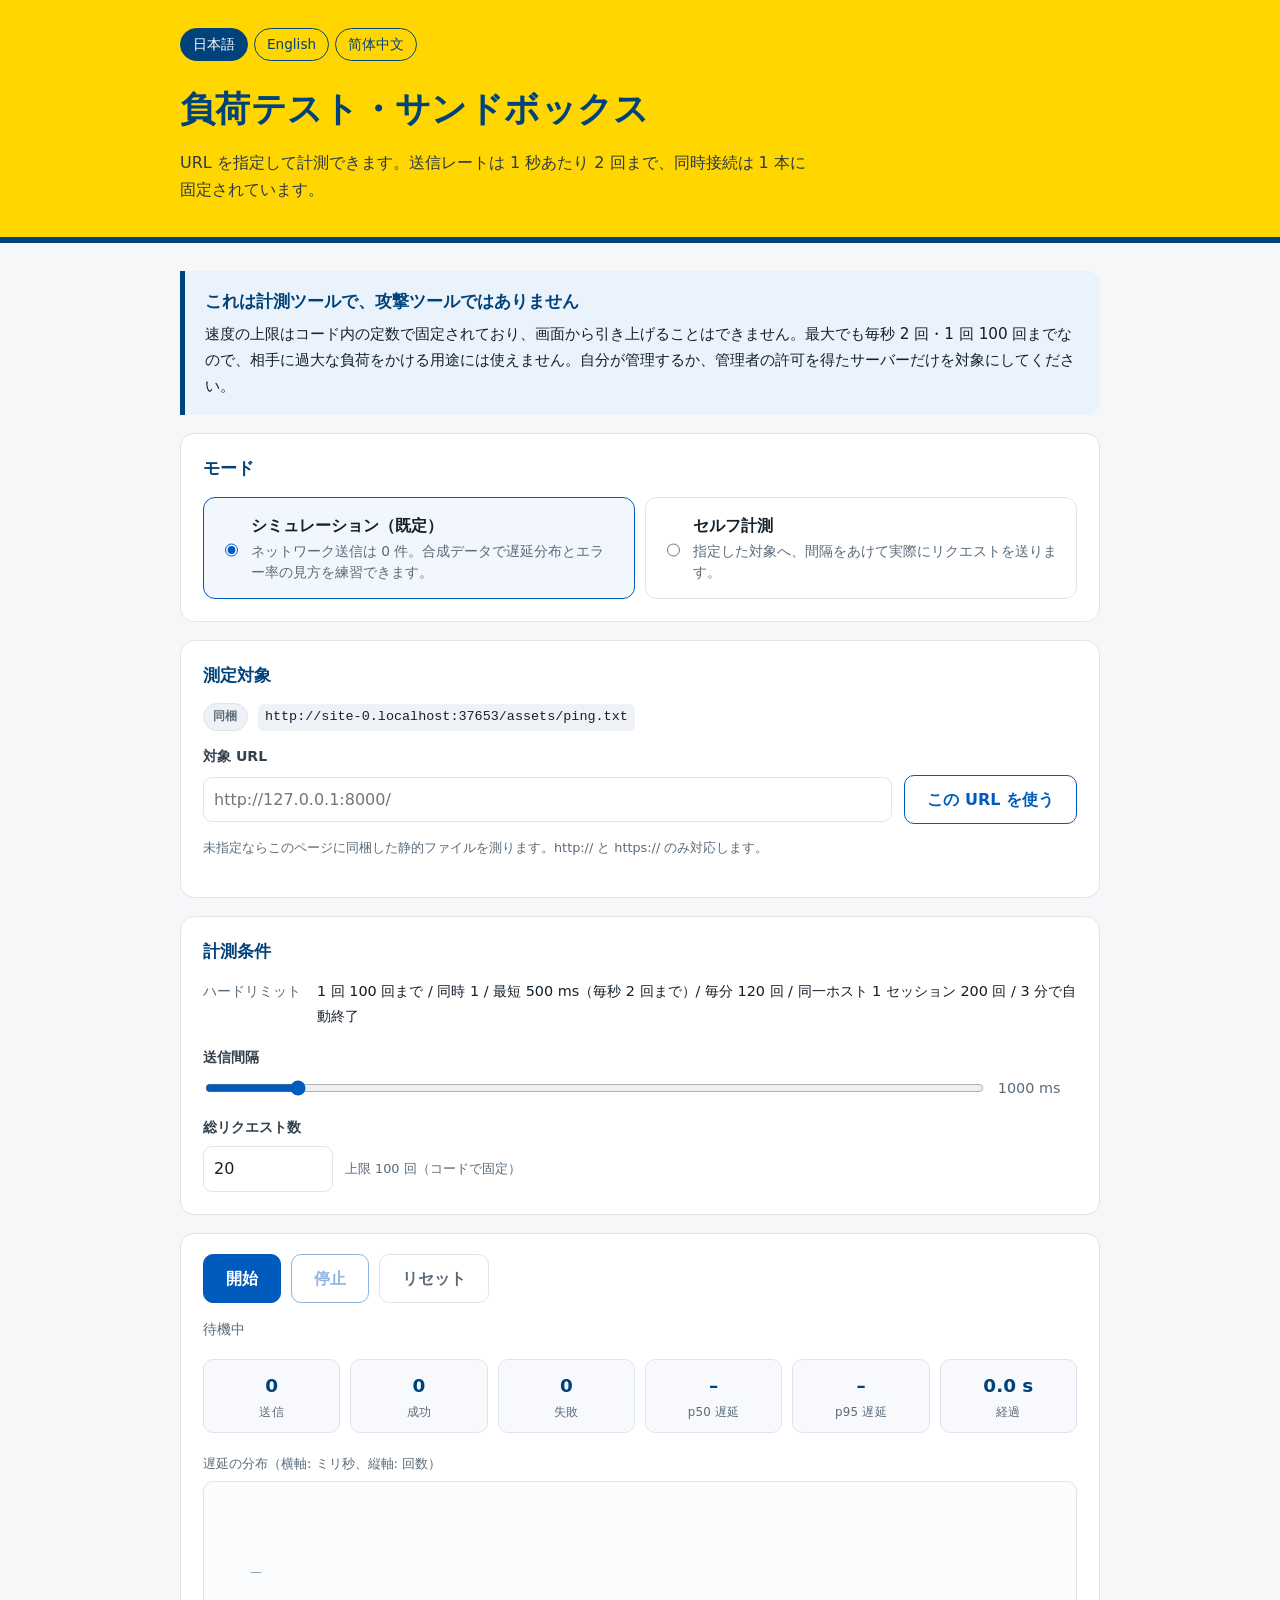
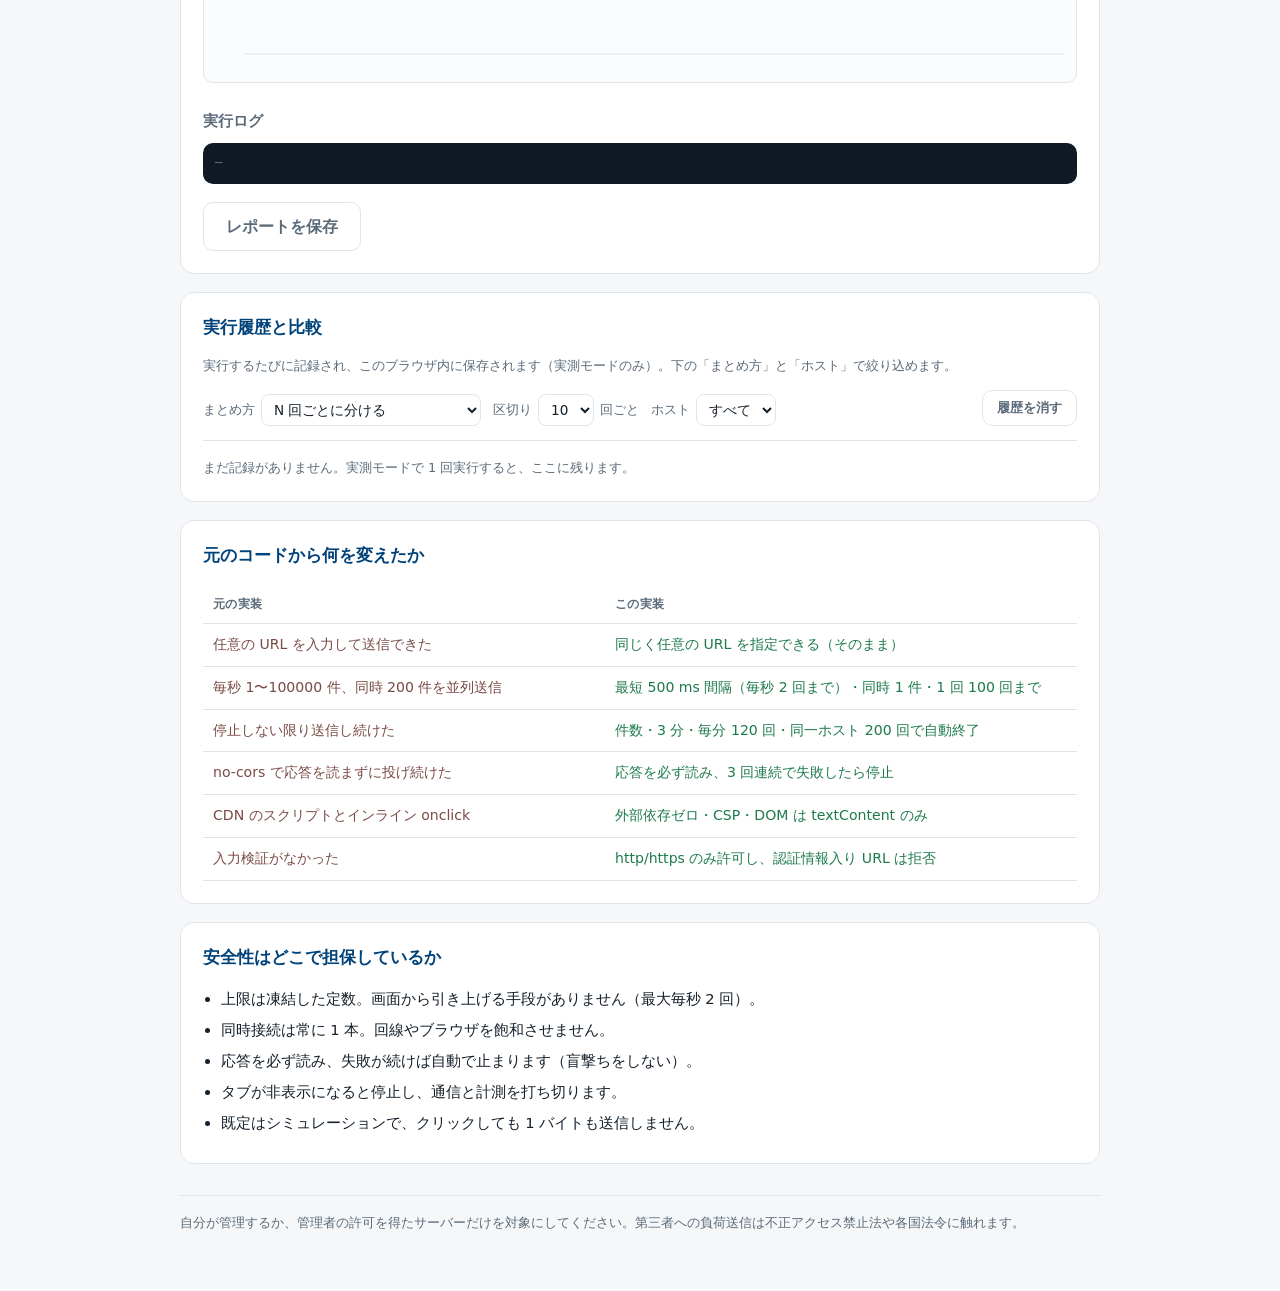
<file: index.html>
<!doctype html>
<html lang="ja">

<head>
  <meta charset="utf-8">
  <meta name="viewport" content="width=device-width, initial-scale=1">
  <meta name="referrer" content="no-referrer">
  <!--
    CSP はブラウザ側の最後の砦。
    default-src 'none' で外部読み込みは全禁止。外部依存はゼロ。
    connect-src は対象を指定できるようにするため http/https を許可している。
    注: frame-ancestors は <meta> では無視されるため app.js の FRAMED チェックで代替。
  -->
  <meta http-equiv="Content-Security-Policy"
    content="default-src 'none'; script-src 'self'; style-src 'self'; img-src 'self' data:; connect-src 'self' http: https:; base-uri 'none'; form-action 'none'">
  <title>負荷テスト・サンドボックス</title>
  <link rel="stylesheet" href="./styles.css">
</head>

<body>
  <a class="skip" href="#main" data-i18n="skip">本文へ</a>

  <header class="hero">
    <div class="wrap">
      <div class="langs" role="group" aria-label="Language">
        <button type="button" class="lang is-active" data-lang="ja" lang="ja">日本語</button>
        <button type="button" class="lang" data-lang="en" lang="en">English</button>
        <button type="button" class="lang" data-lang="zh" lang="zh-CN">简体中文</button>
      </div>
      <h1 data-i18n="title">負荷テスト・サンドボックス</h1>
      <p class="lede" data-i18n="lede">
        URL を指定して計測できます。送信レートは 1 秒あたり 2 回まで、同時接続は 1 本に固定されています。
      </p>
    </div>
  </header>

  <main id="main" class="wrap">

    <section class="notice" role="note">
      <h2 data-i18n="noticeTitle">これは計測ツールで、攻撃ツールではありません</h2>
      <p data-i18n="noticeBody">
        速度の上限はコード内の定数で固定されており、画面から引き上げることはできません。最大でも毎秒 2 回・1 回 100 回までなので、
        相手に過大な負荷をかける用途には使えません。自分が管理するか、管理者の許可を得たサーバーだけを対象にしてください。
      </p>
    </section>

    <section class="card">
      <h2 data-i18n="modeTitle">モード</h2>
      <div class="modes">
        <label class="mode">
          <input type="radio" name="mode" value="simulate" checked>
          <span class="mode-body">
            <span class="mode-name" data-i18n="modeSimName">シミュレーション（既定）</span>
            <span class="mode-desc" data-i18n="modeSimDesc">ネットワーク送信は 0 件。合成データで遅延分布とエラー率の見方を練習できます。</span>
          </span>
        </label>
        <label class="mode">
          <input type="radio" name="mode" value="probe">
          <span class="mode-body">
            <span class="mode-name" data-i18n="modeProbeName">セルフ計測</span>
            <span class="mode-desc" data-i18n="modeProbeDesc">指定した対象へ、間隔をあけて実際にリクエストを送ります。</span>
          </span>
        </label>
      </div>
    </section>

    <section class="card">
      <h2 data-i18n="targetCardTitle">測定対象</h2>

      <div class="target-row">
        <span class="badge" id="targetBadge" data-i18n="badgeBundled">同梱</span>
        <code id="targetView">-</code>
      </div>

      <div class="field">
        <label for="targetUrl" data-i18n="targetUrlLabel">対象 URL</label>
        <div class="field-row">
          <input type="text" id="targetUrl" placeholder="http://127.0.0.1:8000/" autocomplete="off"
            spellcheck="false">
          <button type="button" class="btn" id="applyTargetBtn" data-i18n="applyTargetBtn">この URL を使う</button>
        </div>
        <p class="hint" data-i18n="targetHint">
          未指定ならこのページに同梱した静的ファイルを測ります。http:// と https:// のみ対応します。
        </p>
        <p class="warn" id="targetMsg" hidden></p>
      </div>

      <div class="controls">
        <button type="button" class="btn ghost" id="resetTargetBtn" data-i18n="resetTargetBtn" hidden>既定に戻す</button>
      </div>
    </section>

    <section class="card">
      <h2 data-i18n="conditionsTitle">計測条件</h2>
      <dl class="kv">
        <dt data-i18n="limitLabel">ハードリミット</dt>
        <dd id="limitView">-</dd>
      </dl>

      <div class="field">
        <label for="intervalRange" data-i18n="intervalLabel">送信間隔</label>
        <div class="field-row">
          <input type="range" id="intervalRange" min="500" max="5000" step="100" value="1000">
          <output id="intervalView">1000 ms</output>
        </div>
      </div>

      <div class="field">
        <label for="budgetNumber" data-i18n="budgetLabel">総リクエスト数</label>
        <div class="field-row">
          <input type="number" id="budgetNumber" min="1" max="100" value="20" inputmode="numeric">
          <span class="hint" data-i18n="budgetHint">上限 100 回（コードで固定）</span>
        </div>
      </div>
    </section>

    <section class="card" id="probePanel" hidden>
      <h2 data-i18n="gateTitle">セルフ計測の前提</h2>
      <label class="check">
        <input type="checkbox" id="ownCheckbox">
        <span data-i18n="ownCheck">この対象の管理者であり、計測の許可を得ています。</span>
      </label>

      <div class="field">
        <label for="confirmText" data-i18n="confirmLabel">確認のため TEST と入力</label>
        <input type="text" id="confirmText" autocomplete="off" spellcheck="false" placeholder="TEST">
      </div>

      <p class="warn" id="gateWarn" hidden data-i18n="gateWarn">実行条件がそろっていません。</p>
    </section>

    <section class="card">
      <div class="controls">
        <button type="button" class="btn primary" id="startBtn" data-i18n="startBtn">開始</button>
        <button type="button" class="btn" id="stopBtn" disabled data-i18n="stopBtn">停止</button>
        <button type="button" class="btn ghost" id="resetBtn" data-i18n="resetBtn">リセット</button>
      </div>
      <p class="state" id="stateLine" aria-live="polite" data-i18n="stateIdle">待機中</p>

      <div class="stats" aria-live="polite">
        <div class="stat"><span class="stat-v" id="statSent">0</span><span class="stat-k" data-i18n="statSent">送信</span></div>
        <div class="stat"><span class="stat-v" id="statOk">0</span><span class="stat-k" data-i18n="statOk">成功</span></div>
        <div class="stat"><span class="stat-v" id="statErr">0</span><span class="stat-k" data-i18n="statErr">失敗</span></div>
        <div class="stat"><span class="stat-v" id="statP50">–</span><span class="stat-k" data-i18n="statP50">p50 遅延</span></div>
        <div class="stat"><span class="stat-v" id="statP95">–</span><span class="stat-k" data-i18n="statP95">p95 遅延</span></div>
        <div class="stat"><span class="stat-v" id="statElapsed">0.0 s</span><span class="stat-k" data-i18n="statElapsed">経過</span></div>
      </div>

      <figure class="chart">
        <figcaption data-i18n="chartTitle">遅延の分布</figcaption>
        <canvas id="chart" width="640" height="200" role="img" aria-label="latency histogram"></canvas>
      </figure>

      <div class="logwrap">
        <h3 data-i18n="logTitle">実行ログ</h3>
        <ol class="log" id="log" aria-live="polite"></ol>
      </div>

      <div class="controls">
        <button type="button" class="btn ghost" id="reportBtn" data-i18n="reportBtn">レポートを保存</button>
      </div>
    </section>

    <section class="card" id="historyCard">
      <h2 data-i18n="historyTitle">実行履歴と比較</h2>
      <p class="hint" data-i18n="historyHint">
        実行するたびに記録され、このブラウザ内に保存されます（実測モードのみ）。まとめ方とホストで絞り込めます。
      </p>

      <div class="history-toolbar">
        <div class="inline-field">
          <label for="groupBy" data-i18n="groupByLabel">まとめ方</label>
          <select id="groupBy">
            <option value="batch" data-i18n="groupBatch">10 回ごと</option>
            <option value="time" data-i18n="groupTime">日時（近い・遠い）</option>
            <option value="host" data-i18n="groupHost">ホストごと</option>
            <option value="none" data-i18n="groupNone">まとめない</option>
          </select>
        </div>

        <div class="inline-field" id="batchSizeWrap">
          <label for="batchSize" data-i18n="batchSizeLabel">区切り</label>
          <select id="batchSize">
            <option value="5">5</option>
            <option value="10" selected>10</option>
            <option value="20">20</option>
            <option value="50">50</option>
          </select>
          <span class="hint" data-i18n="batchUnit">回ごと</span>
        </div>

        <div class="inline-field">
          <label for="hostFilter" data-i18n="hostFilterLabel">ホスト</label>
          <select id="hostFilter">
            <option value="all" data-i18n="hostAll">すべて</option>
          </select>
        </div>

        <button type="button" class="btn ghost small" id="clearHistoryBtn" data-i18n="clearHistoryBtn">履歴を消す</button>
      </div>

      <p class="hint" id="historyEmpty" data-i18n="historyEmpty">まだ記録がありません。実測モードで 1 回実行すると、ここに残ります。</p>
      <div class="history" id="historyList"></div>

      <div class="compare" id="comparePanel" hidden>
        <h3 data-i18n="compareTitle">比較</h3>
        <p class="hint" id="compareHint" data-i18n="comparePickA">上の一覧から 2 つ選ぶと、差分を表示します。</p>
        <div id="compareBody"></div>
      </div>
    </section>

    <section class="card">
      <h2 data-i18n="diffTitle">元のコードから何を変えたか</h2>
      <table class="diff">
        <thead>
          <tr>
            <th data-i18n="diffColOld">元の実装</th>
            <th data-i18n="diffColNew">この実装</th>
          </tr>
        </thead>
        <tbody>
          <tr>
            <td data-i18n="diff1a">任意の URL を入力して送信できた</td>
            <td data-i18n="diff1b">同じく任意の URL を指定できる（そのまま）</td>
          </tr>
          <tr>
            <td data-i18n="diff2a">毎秒 1〜100000 件、同時 200 件を並列送信</td>
            <td data-i18n="diff2b">最短 500 ms 間隔（毎秒 2 回まで）・同時 1 件・1 回 100 回まで</td>
          </tr>
          <tr>
            <td data-i18n="diff3a">停止しない限り送信し続けた</td>
            <td data-i18n="diff3b">件数・3 分・毎分 120 回・同一ホスト 200 回で自動終了</td>
          </tr>
          <tr>
            <td data-i18n="diff4a">no-cors で応答を読まずに投げ続けた</td>
            <td data-i18n="diff4b">応答を必ず読み、3 回連続で失敗したら停止</td>
          </tr>
          <tr>
            <td data-i18n="diff5a">CDN のスクリプトとインライン onclick</td>
            <td data-i18n="diff5b">外部依存ゼロ・CSP・DOM は textContent のみ</td>
          </tr>
          <tr>
            <td data-i18n="diff6a">入力検証がなかった</td>
            <td data-i18n="diff6b">http/https のみ許可し、認証情報入り URL は拒否</td>
          </tr>
        </tbody>
      </table>
    </section>

    <section class="card">
      <h2 data-i18n="whyTitle">安全性はどこで担保しているか</h2>
      <ul class="why">
        <li data-i18n="why1">上限は凍結した定数。画面から引き上げる手段がありません（最大毎秒 2 回）。</li>
        <li data-i18n="why2">同時接続は常に 1 本。回線やブラウザを飽和させません。</li>
        <li data-i18n="why3">応答を必ず読み、失敗が続けば自動で止まります（盲撃ちをしない）。</li>
        <li data-i18n="why4">タブが非表示になると停止し、通信と計測を打ち切ります。</li>
        <li data-i18n="why5">既定はシミュレーションで、クリックしても 1 バイトも送信しません。</li>
      </ul>
    </section>
  </main>

  <footer class="foot wrap">
    <p data-i18n="footer">自分が管理するか、管理者の許可を得たサーバーだけを対象にしてください。第三者への負荷送信は不正アクセス禁止法や各国法令に触れます。</p>
  </footer>

  <script src="./app.js"></script>
</body>

</html>
</file>
<file: styles.css>
/* 依存ゼロ。外部フォント・CDN・トラッカーは読み込まない。 */
:root {
  --blue: #00427a;
  --blue-2: #005bbc;
  --yellow: #ffd600;
  --ink: #14202b;
  --muted: #5b6b7a;
  --line: #dfe5ec;
  --bg: #f6f7f9;
  --card: #ffffff;
  --ok: #1d7a4c;
  --bad: #b3261e;
  --radius: 14px;
}

* {
  box-sizing: border-box;
}

html {
  -webkit-text-size-adjust: 100%;
}

body {
  margin: 0;
  background: var(--bg);
  color: var(--ink);
  font-family: system-ui, -apple-system, "Segoe UI", "Hiragino Sans", "Noto Sans JP", "Microsoft YaHei", sans-serif;
  line-height: 1.7;
  font-size: 16px;
}

.wrap {
  width: min(920px, 92vw);
  margin-inline: auto;
}

.skip {
  position: absolute;
  left: -9999px;
}

.skip:focus {
  left: 12px;
  top: 12px;
  z-index: 10;
  background: #fff;
  padding: 8px 12px;
  border-radius: 8px;
}

/* ---------- hero ---------- */
.hero {
  background: var(--yellow);
  border-bottom: 6px solid var(--blue);
  padding: 28px 0 34px;
}

.hero h1 {
  margin: 18px 0 10px;
  font-size: clamp(1.5rem, 4vw, 2.2rem);
  color: var(--blue);
  letter-spacing: .01em;
}

.lede {
  margin: 0;
  max-width: 62ch;
  color: #2c3a46;
}

.langs {
  display: flex;
  gap: 6px;
}

.lang {
  font: inherit;
  font-size: .85rem;
  padding: 4px 12px;
  border-radius: 999px;
  border: 1.5px solid var(--blue);
  background: transparent;
  color: var(--blue);
  cursor: pointer;
}

.lang:hover {
  background: rgba(0, 91, 188, .1);
}

.lang.is-active {
  background: var(--blue);
  color: #fff;
}

/* ---------- layout ---------- */
main {
  padding: 28px 0 8px;
  display: grid;
  gap: 18px;
}

.card {
  background: var(--card);
  border: 1px solid var(--line);
  border-radius: var(--radius);
  padding: 20px 22px 22px;
}

h2 {
  font-size: 1.05rem;
  margin: 0 0 14px;
  color: var(--blue);
}

h3 {
  font-size: .95rem;
  margin: 0 0 8px;
  color: var(--muted);
  font-weight: 600;
}

.notice {
  border-left: 5px solid var(--blue);
  background: #eaf2fb;
  border-radius: 0 var(--radius) var(--radius) 0;
  padding: 16px 20px;
}

.notice h2 {
  margin-bottom: 6px;
}

.notice p {
  margin: 0;
  font-size: .95rem;
}

/* ---------- modes ---------- */
.modes {
  display: grid;
  gap: 10px;
}

@media (min-width: 720px) {
  .modes {
    grid-template-columns: 1fr 1fr;
  }
}

.mode {
  display: flex;
  gap: 10px;
  padding: 14px 16px;
  border: 1.5px solid var(--line);
  border-radius: 12px;
  cursor: pointer;
}

.mode:has(input:checked) {
  border-color: var(--blue-2);
  background: #f2f7fd;
}

.mode input {
  margin-top: 4px;
  accent-color: var(--blue-2);
}

.mode-body {
  display: grid;
  gap: 2px;
}

.mode-name {
  font-weight: 600;
}

.mode-desc {
  font-size: .86rem;
  color: var(--muted);
  line-height: 1.55;
}

/* ---------- forms ---------- */
dl.kv {
  display: grid;
  grid-template-columns: max-content 1fr;
  gap: 6px 16px;
  margin: 0 0 18px;
  font-size: .9rem;
}

dl.kv dt {
  color: var(--muted);
}

dl.kv dd {
  margin: 0;
  word-break: normal;
  overflow-wrap: break-word;
  line-break: strict;      /* 「自／動終了」のような不自然な折り返しを避ける */
}

code {
  background: #eef2f7;
  border-radius: 6px;
  padding: 2px 7px;
  font-size: .85rem;
  word-break: break-all;
}

.field {
  margin-bottom: 16px;
}

.field > label {
  display: block;
  font-size: .88rem;
  font-weight: 600;
  margin-bottom: 6px;
  color: #33414e;
}

.field-row {
  display: flex;
  align-items: center;
  gap: 12px;
}

input[type="range"] {
  flex: 1;
  accent-color: var(--blue-2);
}

input[type="text"],
input[type="number"] {
  font: inherit;
  padding: 8px 10px;
  border: 1.5px solid var(--line);
  border-radius: 9px;
  width: 130px;
  background: #fff;
  color: var(--ink);
}

input[type="text"]:focus-visible,
input[type="number"]:focus-visible,
input[type="range"]:focus-visible,
button:focus-visible {
  outline: 3px solid #8fc0f0;
  outline-offset: 1px;
}

output {
  font-variant-numeric: tabular-nums;
  font-size: .9rem;
  color: var(--muted);
  min-width: 5.5em;
}

.hint {
  font-size: .8rem;
  color: var(--muted);
}

.check {
  display: flex;
  gap: 10px;
  align-items: flex-start;
  font-size: .9rem;
  padding: 12px 14px;
  background: #fffdf0;
  border: 1.5px solid #f0e2a8;
  border-radius: 10px;
  margin-bottom: 16px;
  cursor: pointer;
}

.check input {
  margin-top: 4px;
  accent-color: var(--blue-2);
}

.warn {
  margin: 0;
  color: var(--bad);
  font-size: .88rem;
  font-weight: 600;
}

/* ---------- controls ---------- */
.controls {
  display: flex;
  flex-wrap: wrap;
  gap: 10px;
}

.btn {
  font: inherit;
  font-weight: 600;
  padding: 10px 22px;
  border-radius: 10px;
  border: 1.5px solid var(--blue-2);
  background: #fff;
  color: var(--blue-2);
  cursor: pointer;
}

.btn:hover:not(:disabled) {
  background: #eaf2fb;
}

.btn.primary {
  background: var(--blue-2);
  color: #fff;
}

.btn.primary:hover:not(:disabled) {
  background: var(--blue);
}

.btn.ghost {
  border-color: var(--line);
  color: var(--muted);
}

.btn:disabled {
  opacity: .45;
  cursor: not-allowed;
}

.state {
  margin: 14px 0 18px;
  font-size: .9rem;
  color: var(--muted);
}

.state.is-run {
  color: var(--blue-2);
  font-weight: 600;
}

.state.is-done {
  color: var(--ok);
  font-weight: 600;
}

/* ---------- stats ---------- */
.stats {
  display: grid;
  grid-template-columns: repeat(3, 1fr);
  gap: 10px;
  margin-bottom: 20px;
}

@media (min-width: 720px) {
  .stats {
    grid-template-columns: repeat(6, 1fr);
  }
}

.stat {
  background: #f7f9fc;
  border: 1px solid var(--line);
  border-radius: 10px;
  padding: 10px 8px;
  text-align: center;
}

.stat-v {
  display: block;
  font-size: 1.15rem;
  font-weight: 700;
  font-variant-numeric: tabular-nums;
  color: var(--blue);
}

.stat-k {
  display: block;
  font-size: .74rem;
  color: var(--muted);
  letter-spacing: .02em;
}

/* ---------- chart ---------- */
.chart {
  margin: 0 0 18px;
}

.chart figcaption {
  font-size: .82rem;
  color: var(--muted);
  margin-bottom: 6px;
}

canvas {
  width: 100%;
  height: auto;
  background: #fbfcfe;
  border: 1px solid var(--line);
  border-radius: 10px;
}

/* ---------- log ---------- */
.logwrap {
  margin-bottom: 18px;
}

.log {
  list-style: none;
  margin: 0;
  padding: 10px 12px;
  max-height: 190px;
  overflow-y: auto;
  background: #0f1a24;
  color: #cfe3f5;
  border-radius: 10px;
  font-family: ui-monospace, SFMono-Regular, Menlo, Consolas, monospace;
  font-size: .78rem;
  line-height: 1.65;
}

.log:empty::before {
  content: "—";
  color: #5f7c95;
}

.log .bad {
  color: #ff9a8f;
}

.log .ok {
  color: #8ee0b0;
}

/* ---------- diff table ---------- */
.diff {
  width: 100%;
  border-collapse: collapse;
  font-size: .88rem;
}

.diff th,
.diff td {
  text-align: left;
  padding: 9px 10px;
  border-bottom: 1px solid var(--line);
  vertical-align: top;
}

.diff th {
  color: var(--muted);
  font-size: .78rem;
  letter-spacing: .03em;
  text-transform: uppercase;
}

.diff td:first-child {
  color: #7a4b45;
  width: 46%;
}

.diff td:last-child {
  color: var(--ok);
}

/* ---------- why ---------- */
.why {
  margin: 0;
  padding-left: 1.2em;
  font-size: .92rem;
}

.why li {
  margin-bottom: 6px;
}

/* ---------- footer ---------- */
.foot {
  padding: 10px 0 44px;
}

.foot p {
  font-size: .82rem;
  color: var(--muted);
  border-top: 1px solid var(--line);
  padding-top: 16px;
}

@media (prefers-reduced-motion: reduce) {
  * {
    animation: none !important;
    transition: none !important;
  }
}

/* ---------- framed fallback ---------- */
.framed-block {
  max-width: 620px;
  margin: 15vh auto;
  padding: 24px 26px;
  background: #fff;
  border: 2px solid var(--bad);
  border-radius: var(--radius);
  color: var(--ink);
  line-height: 1.7;
}

.framed-block p {
  margin: 0 0 8px;
}

.framed-block p:last-child {
  margin-bottom: 0;
}

/* ---------- spacing polish ---------- */
.card > *:last-child {
  margin-bottom: 0;
}

.field:last-of-type {
  margin-bottom: 0;
}

/* ---------- target ---------- */
.target-row {
  display: flex;
  align-items: center;
  gap: 10px;
  flex-wrap: wrap;
  margin-bottom: 14px;
}

.target-row code {
  font-size: .84rem;
}

.badge {
  flex: 0 0 auto;
  font-size: .72rem;
  font-weight: 700;
  letter-spacing: .04em;
  padding: 3px 9px;
  border-radius: 999px;
  background: #eef2f7;
  color: var(--muted);
  border: 1px solid var(--line);
}

.badge.is-custom {
  background: #eaf2fb;
  color: var(--blue-2);
  border-color: #b9d4f0;
}

#targetUrl {
  flex: 1;
  min-width: 0;
  width: auto;
}

.warn.is-ok {
  color: var(--ok);
}

.warn.is-bad {
  color: var(--bad);
}

#targetMsg {
  margin-top: 8px;
}

/* ---------- history & comparison ---------- */
.history-toolbar {
  display: flex;
  flex-wrap: wrap;
  align-items: flex-end;
  gap: 12px;
  margin-bottom: 16px;
  padding-bottom: 14px;
  border-bottom: 1px solid var(--line);
}

.inline-field {
  display: flex;
  align-items: center;
  gap: 6px;
}

.inline-field label {
  font-size: .8rem;
  color: var(--muted);
  white-space: nowrap;
}

select {
  font: inherit;
  font-size: .85rem;
  padding: 6px 8px;
  border: 1.5px solid var(--line);
  border-radius: 8px;
  background: #fff;
  color: var(--ink);
}

select:focus-visible {
  outline: 3px solid #8fc0f0;
  outline-offset: 1px;
}

.btn.small {
  padding: 6px 14px;
  font-size: .82rem;
  margin-left: auto;
}

.history {
  display: grid;
  gap: 14px;
}

.group-head {
  display: flex;
  flex-wrap: wrap;
  align-items: baseline;
  gap: 4px 12px;
  margin-bottom: 6px;
}

.group-name {
  font-size: .82rem;
  font-weight: 700;
  color: var(--blue);
  letter-spacing: .02em;
}

.group-meta {
  font-size: .76rem;
  color: var(--muted);
  font-variant-numeric: tabular-nums;
}

.rows {
  display: grid;
  gap: 4px;
}

.run-row {
  display: grid;
  grid-template-columns: 4.6em minmax(0, 1fr) 5.2em 5.2em 3.4em;
  align-items: center;
  gap: 8px;
  width: 100%;
  padding: 7px 10px;
  font: inherit;
  font-size: .82rem;
  font-variant-numeric: tabular-nums;
  text-align: left;
  color: var(--ink);
  background: #fbfcfe;
  border: 1.5px solid var(--line);
  border-radius: 9px;
  cursor: pointer;
}

.run-row:hover {
  background: #f2f7fd;
  border-color: #b9d4f0;
}

.run-row.is-sel {
  background: #eaf2fb;
  border-color: var(--blue-2);
  box-shadow: inset 3px 0 0 var(--blue-2);
}

.run-row:focus-visible {
  outline: 3px solid #8fc0f0;
  outline-offset: 1px;
}

.run-time {
  color: var(--muted);
  font-size: .78rem;
}

.run-host {
  overflow: hidden;
  text-overflow: ellipsis;
  white-space: nowrap;
  color: #33414e;
}

.run-num {
  text-align: right;
}

.run-err {
  text-align: right;
  font-size: .76rem;
  color: var(--muted);
}

.run-err.is-bad {
  color: var(--bad);
  font-weight: 600;
}

.compare {
  margin-top: 20px;
  padding-top: 16px;
  border-top: 1px solid var(--line);
}

.compare h3 {
  margin-bottom: 10px;
}

table.cmp {
  width: 100%;
  border-collapse: collapse;
  font-size: .85rem;
  font-variant-numeric: tabular-nums;
  margin-bottom: 10px;
}

table.cmp th,
table.cmp td {
  padding: 7px 9px;
  border-bottom: 1px solid var(--line);
  text-align: right;
}

table.cmp thead th {
  font-size: .74rem;
  font-weight: 600;
  color: var(--muted);
  letter-spacing: .02em;
  text-align: right;
}

table.cmp thead th:first-child,
table.cmp tbody th {
  text-align: left;
  font-weight: 600;
  color: #33414e;
}

.is-better {
  color: var(--ok);
  font-weight: 600;
}

.is-worse {
  color: var(--bad);
  font-weight: 600;
}

.is-same {
  color: var(--muted);
  font-weight: 600;
}

.verdict {
  margin: 0 0 8px;
  font-size: .9rem;
  font-weight: 700;
}

.verdict.is-better {
  color: var(--ok);
}

.verdict.is-worse {
  color: var(--bad);
}

.verdict.is-same {
  color: var(--muted);
}

#historyEmpty {
  margin: 0;
}

/* ---------- history table alignment ---------- */
.run-head {
  display: grid;
  grid-template-columns: 5.6em minmax(0, 1fr) 6.2em 6.2em 4.6em;
  gap: 10px;
  padding: 0 12px 6px;
  font-size: .72rem;
  letter-spacing: .04em;
  color: var(--muted);
}

.run-head span:nth-child(n + 3) {
  text-align: right;
}

.run-row {
  grid-template-columns: 5.6em minmax(0, 1fr) 6.2em 6.2em 4.6em;
  gap: 10px;
  padding: 8px 12px;
  font-size: .84rem;
}

.run-time {
  white-space: nowrap;
}

.run-num,
.run-err {
  white-space: nowrap;
}

.cmp-when {
  display: block;
  font-size: .7rem;
  font-weight: 400;
  color: var(--muted);
  margin-top: 2px;
}

table.cmp thead th {
  vertical-align: bottom;
  padding-bottom: 6px;
}

table.cmp td:last-child,
table.cmp thead th:last-child {
  min-width: 8.5em;
}

/* 日時と数値は中身に応じた幅、ホストだけが伸縮して省略される */
.run-head,
.run-row {
  grid-template-columns: max-content minmax(0, 1fr) 5.4em 5.4em max-content;
}

.run-head span:nth-child(4),
.run-head span:nth-child(5),
.run-num,
.run-err {
  text-align: right;
}

.cmp-scroll {
  overflow-x: auto;
  margin-bottom: 10px;
}

table.cmp th,
table.cmp td {
  white-space: nowrap;
}

@media (max-width: 560px) {
  .run-head,
  .run-row {
    gap: 6px;
    font-size: .78rem;
  }

  .run-head {
    padding-inline: 8px;
  }

  .run-row {
    padding: 8px;
  }

  .run-head,
  .run-row {
    grid-template-columns: max-content minmax(0, 1fr) 4.4em 4.4em max-content;
  }

  table.cmp {
    font-size: .8rem;
  }
}
</file>
